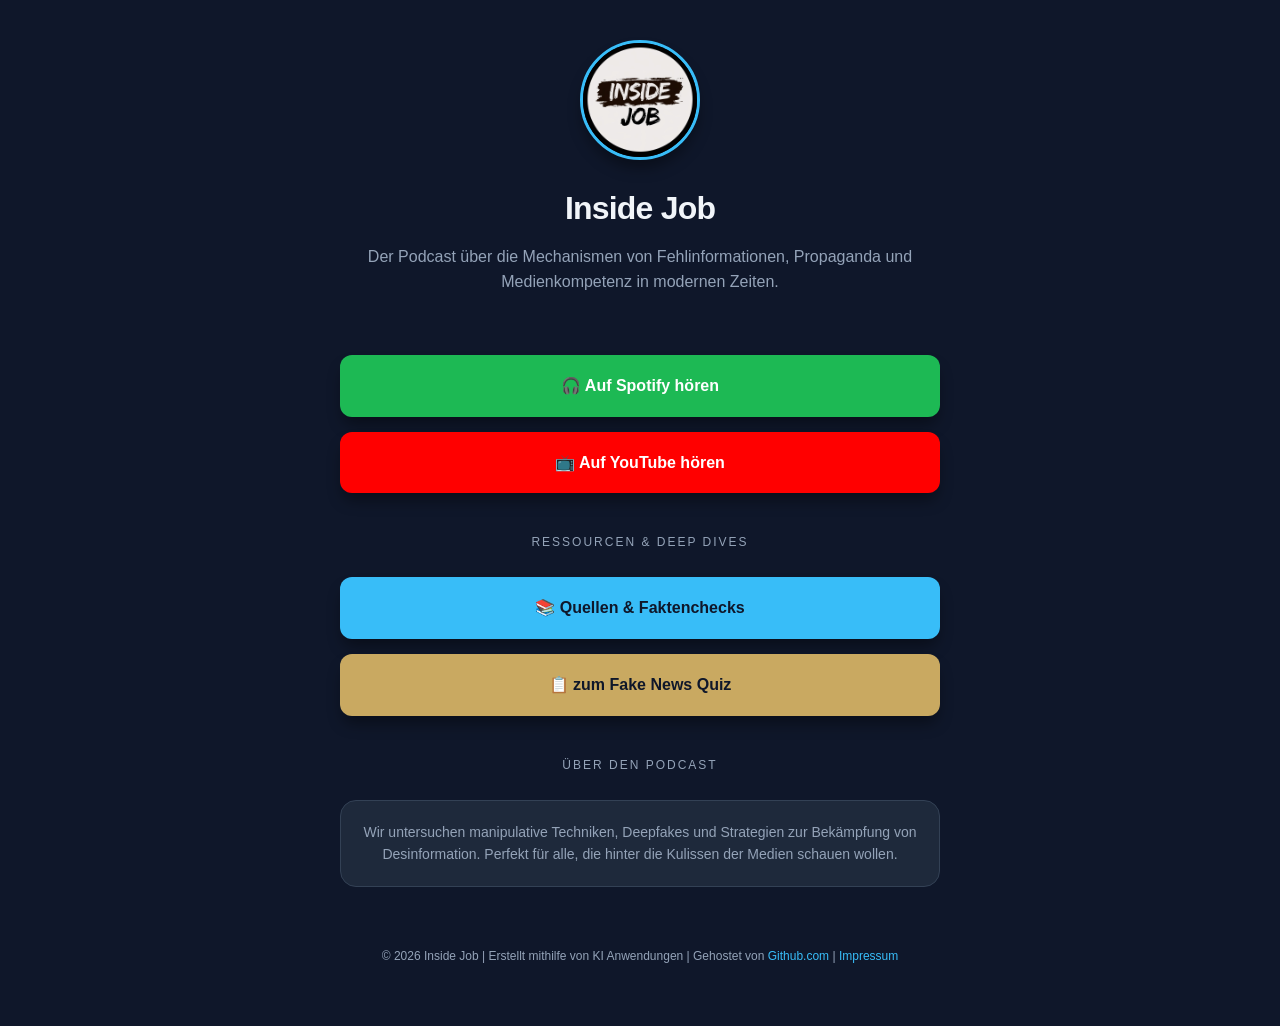
<file: index.html>
<!DOCTYPE html>
<html lang="de">
<head>
    <meta charset="UTF-8">
    <meta name="viewport" content="width=device-width, initial-scale=1.0">
    <title>Inside Job | Podcast über Fake News & Propaganda</title>
    <link rel="icon" type="image/jpeg" href="cover.jpg">
    <link rel="stylesheet" href="style.css">
</head>
<body>
    <div class="container">
        <header>
            <img src="cover.jpg" alt="Inside Job Logo" class="profile-img">
            <h1>Inside Job</h1>
            <p class="description">Der Podcast über die Mechanismen von Fehlinformationen, Propaganda und Medienkompetenz in modernen Zeiten.</p>
        </header>

        <section class="links">
            <a href="https://open.spotify.com/show/5VyZlefUk2lcMHM5j1WePc" class="link-btn spotify" target="_blank">🎧 Auf Spotify hören</a>
            <a href="https://youtube.com/@insidejobpdc" class="link-btn youtube" target="_blank">📺 Auf YouTube hören</a>
            
            <div class="divider">Ressourcen & Deep Dives</div>
            
            <a href="sources.html" class="link-btn sources">📚 Quellen & Faktenchecks</a>
            <a href="sample_quiz.html" class="link-btn quiz">📋 zum Fake News Quiz</a>
            
            <div class="divider">Über den Podcast</div>
            <div class="about-card">
                <p>Wir untersuchen manipulative Techniken, Deepfakes und Strategien zur Bekämpfung von Desinformation. Perfekt für alle, die hinter die Kulissen der Medien schauen wollen.</p>
            </div>
        </section>

        <footer>
            <p>&copy; 2026 Inside Job | Erstellt mithilfe von KI Anwendungen | Gehostet von <a href="https://github.com/">Github.com</a> | <a href="impressum.html">Impressum</a></p>
        </footer>
    </div>
</body>
</html>
</file>
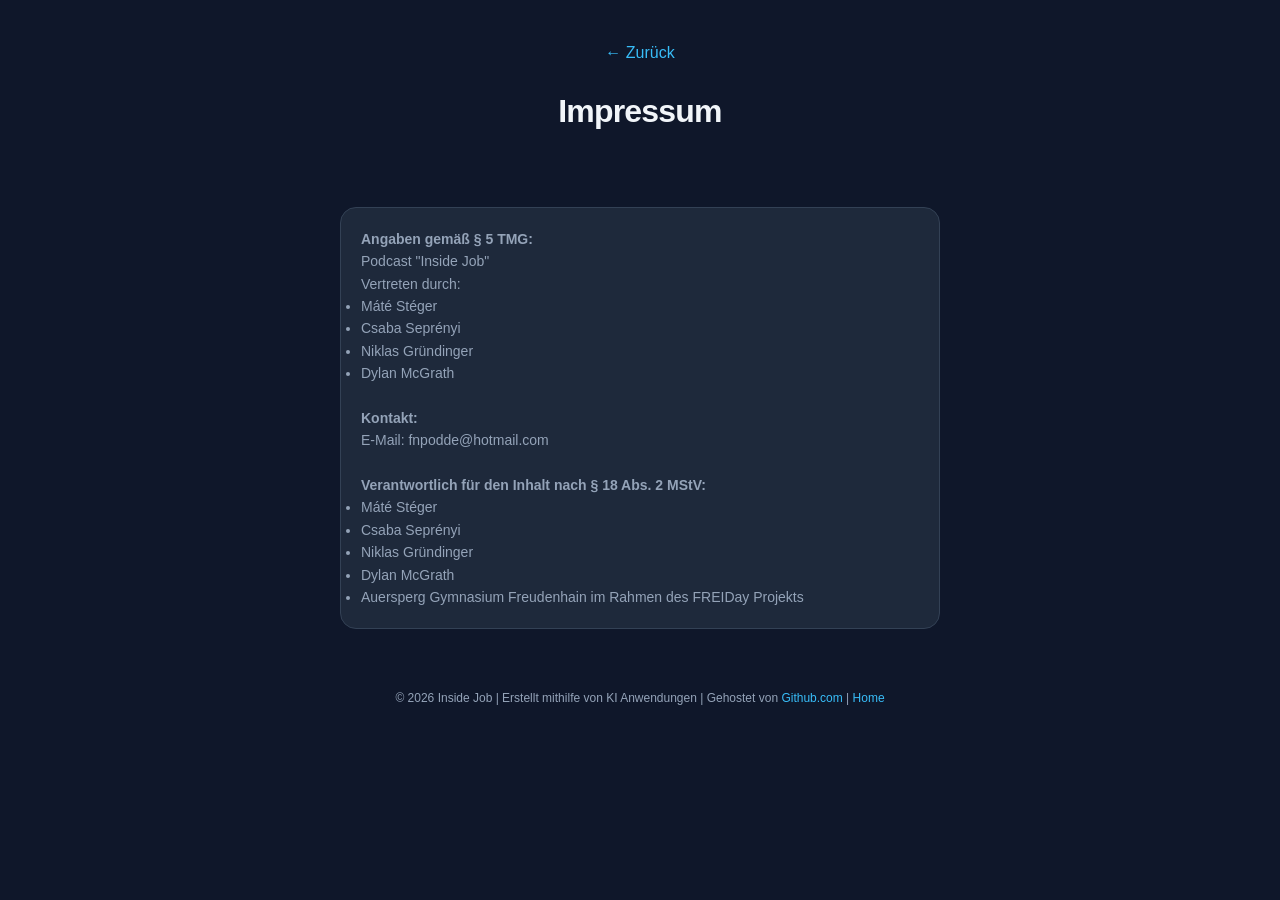
<file: impressum.html>
<!DOCTYPE html>
<html lang="de">
<head>
    <meta charset="UTF-8">
    <meta name="viewport" content="width=device-width, initial-scale=1.0">
    <title>Impressum | Inside Job</title>
    <link rel="icon" type="image/jpeg" href="cover.jpg">
    <link rel="stylesheet" href="style.css">
</head>
<body>
    <div class="container">
        <header>
            <a href="index.html" class="back-link">← Zurück</a>
            <h1>Impressum</h1>
        </header>

        <section class="about-card" style="text-align: left;">
            <p><strong>Angaben gemäß § 5 TMG:</strong></p>
            <p>Podcast "Inside Job"<br>
            Vertreten durch:</p>
            <ul>
                <li>Máté Stéger</li>
                <li>Csaba Seprényi</li>
                <li>Niklas Gründinger</li>
                <li>Dylan McGrath</li>
            </ul>
            
            <br>
            
            <p><strong>Kontakt:</strong></p>
            <p>E-Mail: fnpodde@hotmail.com</p>

            <br>
            <p><strong>Verantwortlich für den Inhalt nach § 18 Abs. 2 MStV:</strong></p>
            <ul>
                <li>Máté Stéger</li>
                <li>Csaba Seprényi</li>
                <li>Niklas Gründinger</li>
                <li>Dylan McGrath</li>
                <li>Auersperg Gymnasium Freudenhain im Rahmen des FREIDay Projekts</li>
            </ul>
        </section>

        <footer>
            <p>&copy; 2026 Inside Job | Erstellt mithilfe von KI Anwendungen | Gehostet von <a href="https://github.com/">Github.com</a> | <a href="index.html">Home</a></p>
        </footer>
    </div>
</body>
</html>
</file>
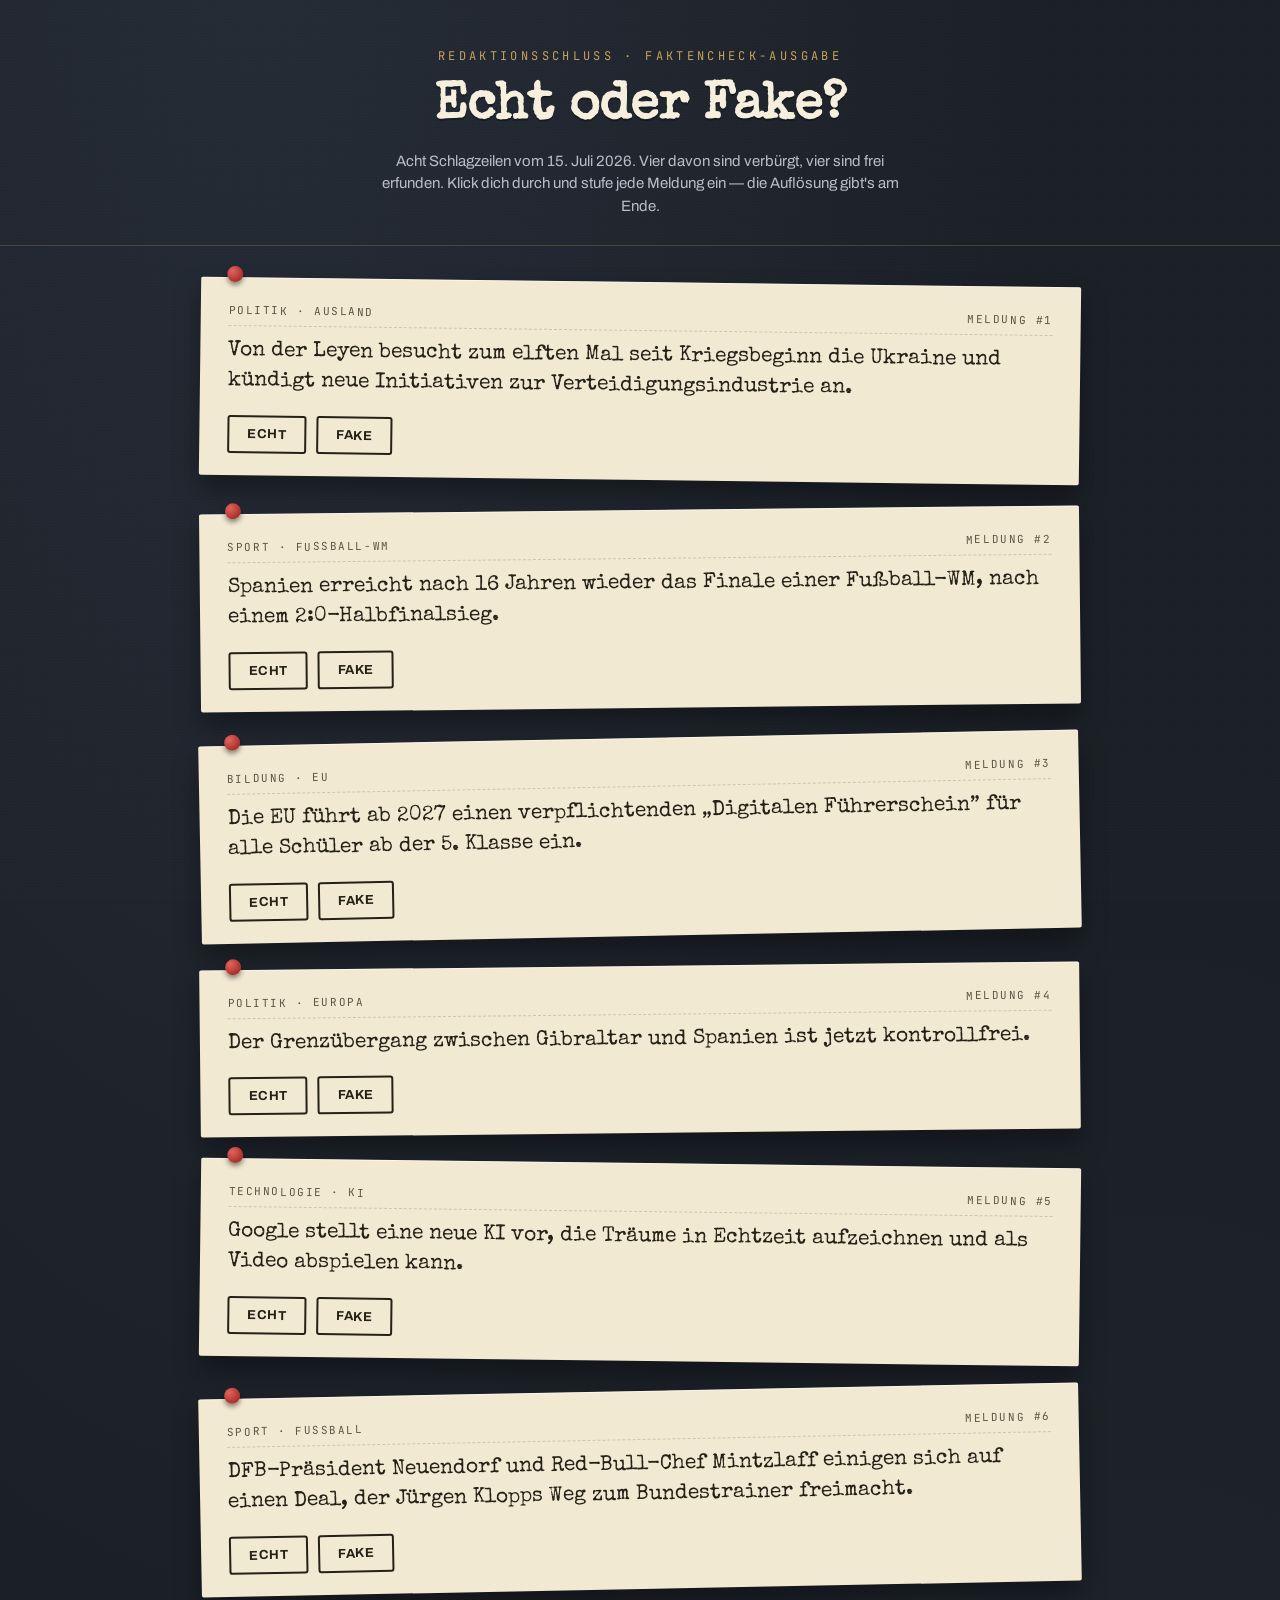
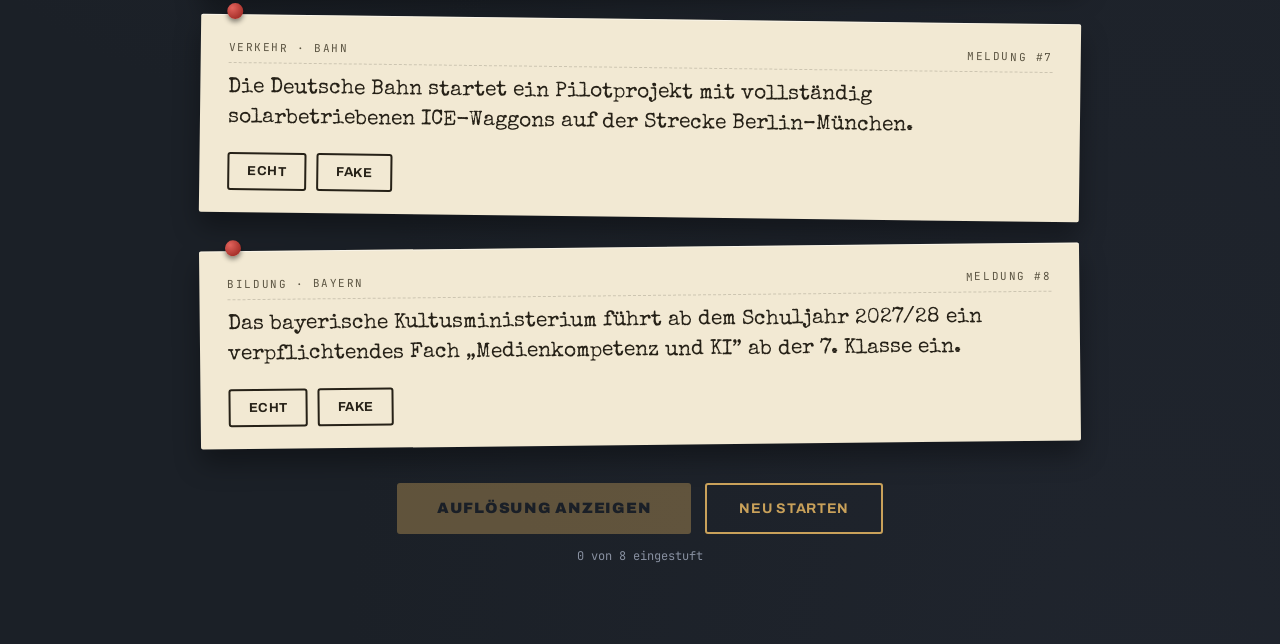
<file: sample_quiz.html>
<!DOCTYPE html>
<html lang="de">
<head>
<meta charset="UTF-8">
<meta name="viewport" content="width=device-width, initial-scale=1.0">
<title>Redaktionsschluss — Echt oder Fake?</title>
<link rel="preconnect" href="https://fonts.googleapis.com">
<link href="https://fonts.googleapis.com/css2?family=Special+Elite&family=Archivo:wght@400;600;700;900&family=JetBrains+Mono:wght@400;600&display=swap" rel="stylesheet">
<style>
  :root{
    --desk: #1b2027;
    --desk-2: #14171d;
    --paper: #f2e9d3;
    --paper-shadow: #d8caa4;
    --ink: #262117;
    --ink-soft: #5b5442;
    --stamp-red: #a8322c;
    --stamp-green: #3f7a52;
    --gold: #c9a15a;
    --line: rgba(38,33,23,0.18);
  }
  *{box-sizing:border-box;}
  html,body{margin:0;padding:0;}
  body{
    background:
      radial-gradient(ellipse at 20% -10%, #262c37 0%, transparent 55%),
      radial-gradient(ellipse at 90% 110%, #20252e 0%, transparent 50%),
      var(--desk);
    background-color:var(--desk);
    font-family:'Archivo', sans-serif;
    color:var(--paper);
    min-height:100vh;
    padding:0 0 80px;
    position:relative;
  }
  body::before{
    content:"";
    position:fixed; inset:0;
    background-image:
      repeating-linear-gradient(0deg, rgba(255,255,255,0.015) 0px, transparent 1px, transparent 3px),
      repeating-linear-gradient(90deg, rgba(255,255,255,0.015) 0px, transparent 1px, transparent 3px);
    pointer-events:none;
    z-index:0;
  }

  header{
    position:relative;
    z-index:1;
    padding:48px 20px 28px;
    text-align:center;
    border-bottom:1px solid rgba(201,161,90,0.25);
  }
  .eyebrow{
    font-family:'JetBrains Mono', monospace;
    font-size:12px;
    letter-spacing:0.28em;
    text-transform:uppercase;
    color:var(--gold);
    margin-bottom:14px;
  }
  h1{
    font-family:'Special Elite', cursive;
    font-size:clamp(28px, 5vw, 52px);
    margin:0 0 12px;
    line-height:1.15;
    color:#f6efdd;
    text-shadow:0 2px 0 rgba(0,0,0,0.3);
  }
  .sub{
    font-size:15px;
    color:#b9bfc9;
    max-width:520px;
    margin:0 auto;
    line-height:1.5;
  }

  .board{
    max-width:920px;
    margin:36px auto 0;
    padding:0 20px;
    position:relative;
    z-index:1;
    display:flex;
    flex-direction:column;
    gap:30px;
  }

  .card{
    position:relative;
    background:var(--paper);
    color:var(--ink);
    border-radius:2px;
    padding:26px 28px 22px;
    box-shadow:
      0 1px 0 rgba(255,255,255,0.5) inset,
      0 14px 26px rgba(0,0,0,0.35);
    transform:rotate(var(--r, -0.6deg));
    transition:transform .25s ease;
  }
  .card:nth-child(odd){ --r: 0.7deg; }
  .card:nth-child(3n){ --r: -1.1deg; }
  .card:hover{ transform:rotate(0deg) translateY(-2px); }

  .pin{
    position:absolute;
    top:-11px; left:26px;
    width:16px; height:16px;
    border-radius:50%;
    background:radial-gradient(circle at 32% 30%, #e2635c, var(--stamp-red) 70%);
    box-shadow:0 3px 5px rgba(0,0,0,0.45);
  }

  .card-meta{
    font-family:'JetBrains Mono', monospace;
    font-size:11px;
    letter-spacing:0.14em;
    text-transform:uppercase;
    color:var(--ink-soft);
    display:flex;
    justify-content:space-between;
    margin-bottom:10px;
    border-bottom:1px dashed var(--line);
    padding-bottom:8px;
  }

  .headline{
    font-family:'Special Elite', cursive;
    font-size:clamp(17px, 2.4vw, 21px);
    line-height:1.45;
    margin:0 0 18px;
  }

  .choices{
    display:flex;
    gap:10px;
    flex-wrap:wrap;
  }
  .choice-btn{
    font-family:'Archivo', sans-serif;
    font-weight:700;
    font-size:13px;
    letter-spacing:0.04em;
    text-transform:uppercase;
    padding:10px 18px;
    border-radius:3px;
    border:2px solid var(--ink);
    background:transparent;
    color:var(--ink);
    cursor:pointer;
    transition:all .15s ease;
  }
  .choice-btn:hover{ background:rgba(38,33,23,0.08); }
  .choice-btn.selected.echt{ background:var(--stamp-green); border-color:var(--stamp-green); color:#f2e9d3; }
  .choice-btn.selected.fake{ background:var(--stamp-red); border-color:var(--stamp-red); color:#f2e9d3; }

  .verdict{
    display:none;
    align-items:center;
    gap:14px;
    margin-top:16px;
    padding-top:14px;
    border-top:1px dashed var(--line);
  }
  .card.revealed .choices{ display:none; }
  .card.revealed .verdict{ display:flex; }

  .stamp{
    font-family:'Special Elite', cursive;
    font-size:15px;
    font-weight:700;
    letter-spacing:0.06em;
    text-transform:uppercase;
    padding:6px 14px;
    border:3px solid;
    border-radius:4px;
    transform:rotate(-6deg) scale(0);
    display:inline-block;
    white-space:nowrap;
    animation:stamp-in .35s ease-out forwards;
  }
  @keyframes stamp-in{
    0%{ transform:rotate(-6deg) scale(1.8); opacity:0; }
    60%{ transform:rotate(-6deg) scale(0.92); opacity:1; }
    100%{ transform:rotate(-6deg) scale(1); opacity:1; }
  }
  .stamp.echt{ color:var(--stamp-green); border-color:var(--stamp-green); }
  .stamp.fake{ color:var(--stamp-red); border-color:var(--stamp-red); }

  .verdict-text{
    font-size:13px;
    line-height:1.5;
    color:var(--ink-soft);
  }
  .verdict-text b{ color:var(--ink); }
  .correct-flag{
    font-family:'JetBrains Mono', monospace;
    font-size:11px;
    font-weight:600;
    padding:3px 8px;
    border-radius:2px;
    margin-left:8px;
  }
  .correct-flag.yes{ background:rgba(63,122,82,0.18); color:#2c5c3c; }
  .correct-flag.no{ background:rgba(168,50,44,0.18); color:#8c2a25; }

  .action-row{
    max-width:920px;
    margin:38px auto 0;
    padding:0 20px;
    display:flex;
    justify-content:center;
    gap:14px;
    flex-wrap:wrap;
    position:relative;
    z-index:1;
  }
  .reveal-btn{
    font-family:'Archivo', sans-serif;
    font-weight:900;
    font-size:15px;
    letter-spacing:0.05em;
    text-transform:uppercase;
    padding:16px 40px;
    border-radius:3px;
    border:none;
    background:var(--gold);
    color:#1b2027;
    cursor:pointer;
    box-shadow:0 10px 24px rgba(201,161,90,0.25);
    transition:transform .15s ease, box-shadow .15s ease;
  }
  .reveal-btn:disabled{
    opacity:0.4;
    cursor:not-allowed;
    box-shadow:none;
  }
  .reveal-btn:not(:disabled):hover{ transform:translateY(-2px); box-shadow:0 14px 30px rgba(201,161,90,0.35); }

  .reset-btn{
    font-family:'Archivo', sans-serif;
    font-weight:700;
    font-size:14px;
    letter-spacing:0.05em;
    text-transform:uppercase;
    padding:16px 32px;
    border-radius:3px;
    border:2px solid var(--gold);
    background:transparent;
    color:var(--gold);
    cursor:pointer;
    transition:all .15s ease;
  }
  .reset-btn:hover{ background:rgba(201,161,90,0.12); transform:translateY(-2px); }

  .score-panel{
    max-width:520px;
    margin:26px auto 0;
    padding:0 20px;
    text-align:center;
    position:relative;
    z-index:1;
    display:none;
  }
  .score-panel.show{ display:block; }
  .score-number{
    font-family:'Special Elite', cursive;
    font-size:52px;
    color:var(--gold);
  }
  .score-label{
    font-family:'JetBrains Mono', monospace;
    font-size:12px;
    letter-spacing:0.2em;
    text-transform:uppercase;
    color:#b9bfc9;
  }
  .progress{
    font-family:'JetBrains Mono', monospace;
    font-size:12px;
    color:#8890a0;
    text-align:center;
    margin-top:14px;
  }
</style>
</head>
<body>

<header>
  <div class="eyebrow">Redaktionsschluss · Faktencheck-Ausgabe</div>
  <h1>Echt oder Fake?</h1>
  <p class="sub">Acht Schlagzeilen vom 15. Juli 2026. Vier davon sind verbürgt, vier sind frei erfunden. Klick dich durch und stufe jede Meldung ein — die Auflösung gibt's am Ende.</p>
</header>

<div class="board" id="board"></div>

<div class="action-row">
  <button class="reveal-btn" id="revealBtn" disabled>Auflösung anzeigen</button>
  <button class="reset-btn" id="resetBtn">Neu starten</button>
</div>

<div class="progress" id="progress">0 von 6 eingestuft</div>

<div class="score-panel" id="scorePanel">
  <div class="score-number" id="scoreNumber">0/6</div>
  <div class="score-label">richtig erkannt</div>
</div>

<script>
const headlines = [
  {
    id: 1,
    meta: "Politik · Ausland",
    text: "Von der Leyen besucht zum elften Mal seit Kriegsbeginn die Ukraine und kündigt neue Initiativen zur Verteidigungsindustrie an.",
    real: true,
    explain: "EU-Kommissionspräsidentin von der Leyen war am 15.07.2026 tatsächlich zu ihrem elften Kiew-Besuch seit Kriegsbeginn vor Ort und sprach dort über eine engere Verzahnung der Verteidigungsindustrien."
  },
  {
    id: 2,
    meta: "Sport · Fußball-WM",
    text: "Spanien erreicht nach 16 Jahren wieder das Finale einer Fußball-WM, nach einem 2:0-Halbfinalsieg.",
    real: true,
    explain: "Der amtierende Europameister Spanien gewann sein Halbfinale bei der WM 2026 mit 2:0 und steht damit erstmals seit 16 Jahren wieder im WM-Finale."
  },
  {
    id: 3,
    meta: "Bildung · EU",
    text: "Die EU führt ab 2027 einen verpflichtenden „Digitalen Führerschein” für alle Schüler ab der 5. Klasse ein.",
    real: false,
    explain: "Frei erfunden. Es gibt aktuell keine derartige EU-weite Pflichtregelung für einen „Digitalen Führerschein” ab der 5. Klasse."
  },
  {
    id: 4,
    meta: "Politik · Europa",
    text: "Der Grenzübergang zwischen Gibraltar und Spanien ist jetzt kontrollfrei.",
    real: true,
    explain: "Im Zuge des Übergangs Gibraltars in enger Anbindung an Spanien fallen die Grenzkontrollen an diesem Übergang tatsächlich weg."
  },
  {
    id: 5,
    meta: "Technologie · KI",
    text: "Google stellt eine neue KI vor, die Träume in Echtzeit aufzeichnen und als Video abspielen kann.",
    real: false,
    explain: "Frei erfunden. Es existiert keine Technologie, die Träume in Echtzeit auslesen und als Video darstellen kann — das ist mit heutiger Neurotechnik nicht möglich."
  },
  {
    id: 6,
    meta: "Sport · Fußball",
    text: "DFB-Präsident Neuendorf und Red-Bull-Chef Mintzlaff einigen sich auf einen Deal, der Jürgen Klopps Weg zum Bundestrainer freimacht.",
    real: true,
    explain: "Laut Berichten haben sich DFB-Präsident Neuendorf und Red-Bull-Chef Mintzlaff auf eine Kompensationslösung geeinigt, die Klopps vorzeitigen Ausstieg bei Red Bull und den Wechsel zum DFB ermöglicht."
  },
  {
    id: 7,
    meta: "Verkehr · Bahn",
    text: "Die Deutsche Bahn startet ein Pilotprojekt mit vollständig solarbetriebenen ICE-Waggons auf der Strecke Berlin–München.",
    real: false,
    explain: "Frei erfunden. Es gibt kein Pilotprojekt der Deutschen Bahn mit vollständig solarbetriebenen ICE-Waggons — mit heutiger Solartechnik ließe sich ein Zug dieser Größe ohnehin nicht allein über Dachpaneele antreiben."
  },
  {
    id: 8,
    meta: "Bildung · Bayern",
    text: "Das bayerische Kultusministerium führt ab dem Schuljahr 2027/28 ein verpflichtendes Fach „Medienkompetenz und KI” ab der 7. Klasse ein.",
    real: false,
    explain: "Frei erfunden. Eine solche verpflichtende Fächereinführung wurde vom bayerischen Kultusministerium bislang nicht angekündigt."
  }
];

const state = {};

const board = document.getElementById('board');
const revealBtn = document.getElementById('revealBtn');
const resetBtn = document.getElementById('resetBtn');
const progressEl = document.getElementById('progress');
const scorePanel = document.getElementById('scorePanel');
const scoreNumber = document.getElementById('scoreNumber');

function renderCards(){
  headlines.forEach(h => {
    const card = document.createElement('div');
    card.className = 'card';
    card.id = 'card-' + h.id;
    card.innerHTML = `
      <div class="pin"></div>
      <div class="card-meta"><span>${h.meta}</span><span>Meldung #${h.id}</span></div>
      <p class="headline">${h.text}</p>
      <div class="choices">
        <button class="choice-btn" data-val="true">Echt</button>
        <button class="choice-btn" data-val="false">Fake</button>
      </div>
      <div class="verdict"></div>
    `;
    board.appendChild(card);

    const buttons = card.querySelectorAll('.choice-btn');
    buttons.forEach(btn => {
      btn.addEventListener('click', () => {
        const val = btn.dataset.val === 'true';
        state[h.id] = val;
        buttons.forEach(b => b.classList.remove('selected','echt','fake'));
        btn.classList.add('selected', val ? 'echt' : 'fake');
        updateProgress();
      });
    });
  });
}

function updateProgress(){
  const answered = Object.keys(state).length;
  progressEl.textContent = `${answered} von ${headlines.length} eingestuft`;
  revealBtn.disabled = answered < headlines.length;
}

revealBtn.addEventListener('click', () => {
  let score = 0;
  headlines.forEach(h => {
    const card = document.getElementById('card-' + h.id);
    const userSaidReal = state[h.id];
    const correct = userSaidReal === h.real;
    if(correct) score++;

    const verdict = card.querySelector('.verdict');
    verdict.innerHTML = `
      <span class="stamp ${h.real ? 'echt' : 'fake'}">${h.real ? 'Verbürgt' : 'Fake'}</span>
      <span class="verdict-text">
        ${h.explain}
        <span class="correct-flag ${correct ? 'yes' : 'no'}">${correct ? 'von dir richtig erkannt' : 'von dir falsch eingestuft'}</span>
      </span>
    `;
    card.classList.add('revealed');
  });

  scoreNumber.textContent = `${score}/${headlines.length}`;
  scorePanel.classList.add('show');
  revealBtn.disabled = true;
  revealBtn.textContent = 'Ausgewertet';
  progressEl.textContent = '';
  scorePanel.scrollIntoView({ behavior: 'smooth', block: 'center' });
});

resetBtn.addEventListener('click', () => {
  Object.keys(state).forEach(key => delete state[key]);
  board.innerHTML = '';
  renderCards();
  updateProgress();
  scorePanel.classList.remove('show');
  revealBtn.textContent = 'Auflösung anzeigen';
  revealBtn.disabled = true;
});

renderCards();
updateProgress();
</script>

</body>
</html>
</file>
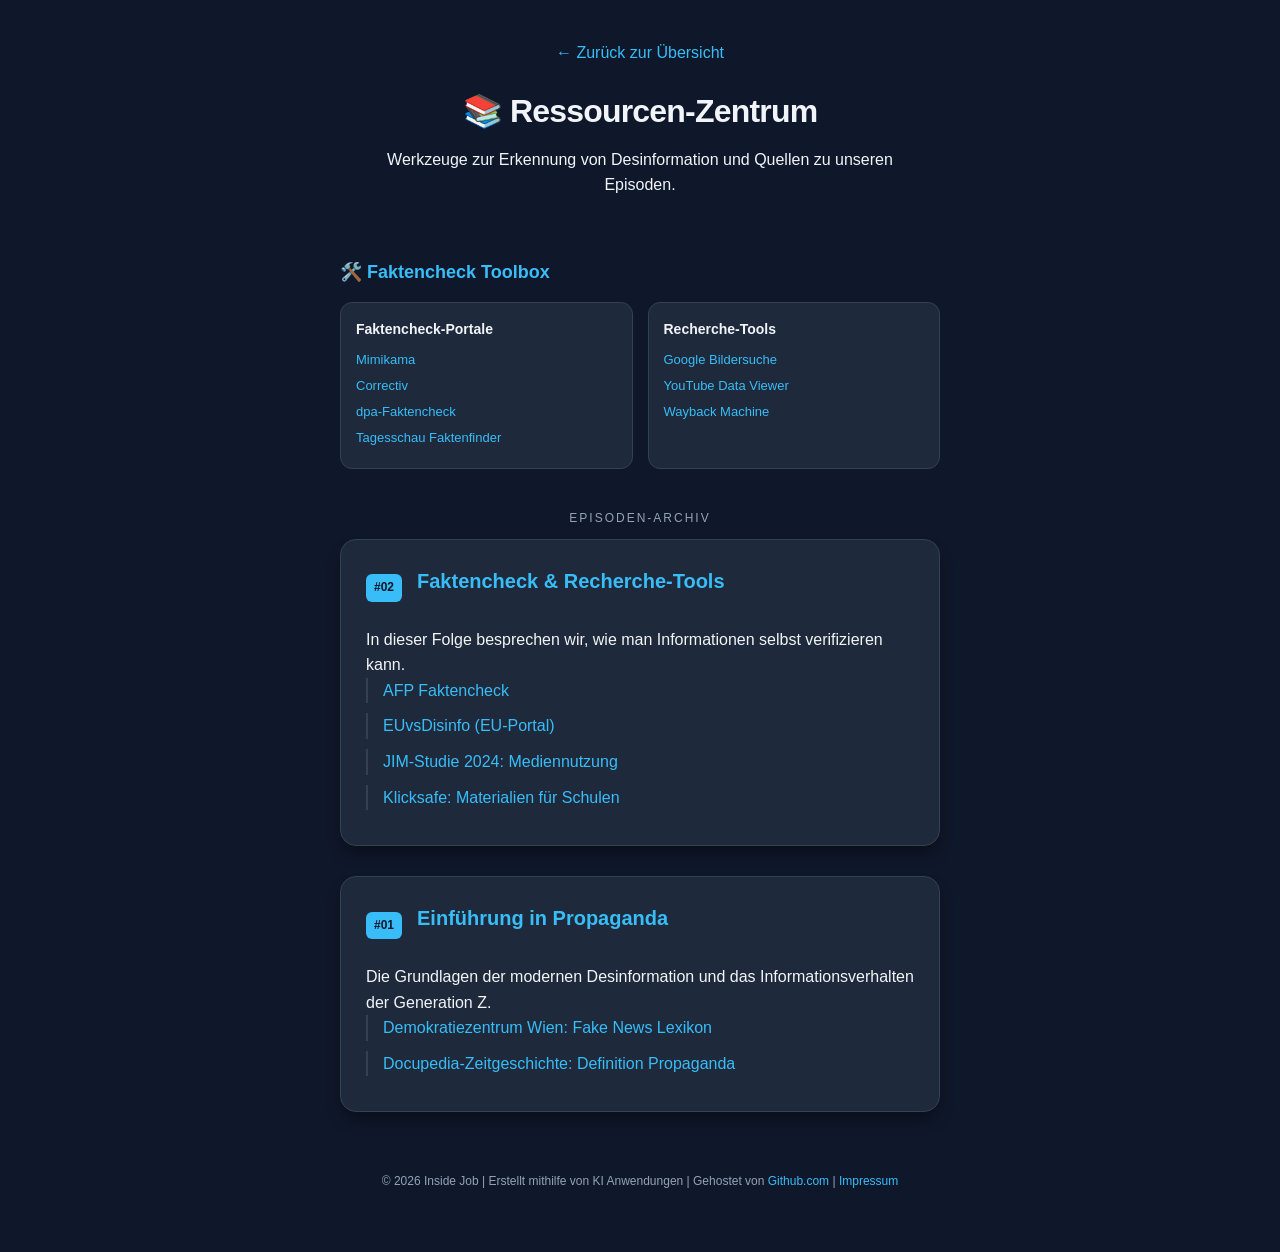
<file: sources.html>
<!DOCTYPE html>
<html lang="de">
<head>
    <meta charset="UTF-8">
    <meta name="viewport" content="width=device-width, initial-scale=1.0">
    <title>Quellen & Toolbox | Inside Job</title>
    <link rel="icon" type="image/jpeg" href="cover.jpg">
    <link rel="stylesheet" href="style.css">
</head>
<body>
    <div class="container">
        <header>
            <a href="index.html" class="back-link">← Zurück zur Übersicht</a>
            <h1>📚 Ressourcen-Zentrum</h1>
            <p>Werkzeuge zur Erkennung von Desinformation und Quellen zu unseren Episoden.</p>
        </header>

        <!-- Toolbox: Immer verfügbare Tools -->
        <section class="toolbox">
            <div class="section-title">🛠️ Faktencheck Toolbox</div>
            <div class="toolbox-grid">
                <div class="tool-card">
                    <h3>Faktencheck-Portale</h3>
                    <ul>
                        <li><a href="https://www.mimikama.org" target="_blank">Mimikama</a></li>
                        <li><a href="https://correctiv.org/faktencheck/" target="_blank">Correctiv</a></li>
                        <li><a href="https://www.dpa.com/de/faktencheck/" target="_blank">dpa-Faktencheck</a></li>
                        <li><a href="https://www.tagesschau.de/faktenfinder/" target="_blank">Tagesschau Faktenfinder</a></li>
                    </ul>
                </div>
                <div class="tool-card">
                    <h3>Recherche-Tools</h3>
                    <ul>
                        <li><a href="https://images.google.com" target="_blank">Google Bildersuche</a></li>
                        <li><a href="https://ytlarge.com/de/data-viewer" target="_blank">YouTube Data Viewer</a></li>
                        <li><a href="https://archive.org/web/" target="_blank">Wayback Machine</a></li>
                    </ul>
                </div>
            </div>
        </section>

        <div class="divider">Episoden-Archiv</div>

        <section class="sources-list">
            <!-- Episode 2 -->
            <article class="episode-source">
                <div class="ep-header">
                    <span class="ep-number">#02</span>
                    <h2>Faktencheck & Recherche-Tools</h2>
                </div>
                <div class="source-content">
                    <p>In dieser Folge besprechen wir, wie man Informationen selbst verifizieren kann.</p>
                    <ul>
                        <li><a href="https://factcheck.afp.com/" target="_blank">AFP Faktencheck</a></li>
                        <li><a href="https://euvsdisinfo.eu/" target="_blank">EUvsDisinfo (EU-Portal)</a></li>
                        <li><a href="https://www.mpfs.de/studien/jim-studie/2024/" target="_blank">JIM-Studie 2024: Mediennutzung</a></li>
                        <li><a href="https://www.klicksafe.de" target="_blank">Klicksafe: Materialien für Schulen</a></li>
                    </ul>
                </div>
            </article>

            <!-- Episode 1 -->
            <article class="episode-source">
                <div class="ep-header">
                    <span class="ep-number">#01</span>
                    <h2>Einführung in Propaganda</h2>
                </div>
                <div class="source-content">
                    <p>Die Grundlagen der modernen Desinformation und das Informationsverhalten der Generation Z.</p>
                    <ul>
                        <li><a href="https://www.demokratiezentrum.org/ressourcen/lexikon/fake-news" target="_blank">Demokratiezentrum Wien: Fake News Lexikon</a></li>
                        <li><a href="https://docupedia.de/zg/Propaganda" target="_blank">Docupedia-Zeitgeschichte: Definition Propaganda</a></li>
                    </ul>
                </div>
            </article>
        </section>

        <footer>
            <p>&copy; 2026 Inside Job | Erstellt mithilfe von KI Anwendungen | Gehostet von <a href="https://github.com/">Github.com</a> | <a href="impressum.html">Impressum</a></p>
        </footer>
    </div>
</body>
</html>
</file>
<file: style.css>
:root {
    --bg-color: #0f172a; /* Dunkles Blau-Grau für einen "Investigative" Look */
    --card-bg: #1e293b;
    --text-color: #f1f5f9;
    --text-muted: #94a3b8;
    --primary-color: #38bdf8;
    --spotify: #1DB954;
    --youtube: #FF0000;
    --sources: #64748b;
    --quiz: #c9a961;
    --shadow: 0 10px 15px -3px rgba(0, 0, 0, 0.4);
}

* {
    box-sizing: border-box;
    margin: 0;
    padding: 0;
}

body {
    font-family: 'Inter', -apple-system, sans-serif;
    background-color: var(--bg-color);
    color: var(--text-color);
    line-height: 1.6;
    display: flex;
    justify-content: center;
    padding: 20px;
}

.container {
    width: 100%;
    max-width: 600px;
}

header {
    text-align: center;
    margin-bottom: 40px;
    padding: 20px;
}

.profile-img {
    width: 120px;
    height: 120px;
    border-radius: 50%;
    object-fit: cover;
    margin-bottom: 15px;
    border: 3px solid var(--primary-color);
    box-shadow: var(--shadow);
}

h1 {
    font-size: 32px;
    font-weight: 800;
    margin-bottom: 10px;
    letter-spacing: -0.025em;
}

.description {
    color: var(--text-muted);
    font-size: 16px;
}

.links {
    display: flex;
    flex-direction: column;
    gap: 15px;
}

.link-btn {
    display: flex;
    align-items: center;
    justify-content: center;
    padding: 18px;
    text-decoration: none;
    color: white;
    font-weight: 600;
    border-radius: 12px;
    transition: all 0.2s ease;
    box-shadow: var(--shadow);
}

.link-btn:hover {
    transform: scale(1.02);
    filter: brightness(1.1);
}

.spotify { background-color: var(--spotify); }
.youtube { background-color: var(--youtube); }
.sources { background-color: var(--primary-color); color: #0f172a; }
.quiz { background-color: var(--quiz); color: #0f172a; }

.divider {
    text-align: center;
    margin: 25px 0 10px;
    font-size: 12px;
    color: var(--text-muted);
    text-transform: uppercase;
    letter-spacing: 2px;
}

.about-card {
    background: var(--card-bg);
    padding: 20px;
    border-radius: 16px;
    font-size: 14px;
    color: var(--text-muted);
    text-align: center;
    border: 1px solid #334155;
}

/* Toolbox & Sources Enhanced */
.section-title {
    text-align: left;
    font-size: 18px;
    font-weight: 700;
    margin-bottom: 15px;
    color: var(--primary-color);
}

.toolbox-grid {
    display: grid;
    grid-template-columns: 1fr 1fr;
    gap: 15px;
    margin-bottom: 40px;
}

.tool-card {
    background: var(--card-bg);
    padding: 15px;
    border-radius: 12px;
    text-align: left;
    border: 1px solid #334155;
}

.tool-card h3 {
    font-size: 14px;
    margin-bottom: 10px;
    color: var(--text-color);
}

.tool-card ul {
    list-style: none;
    font-size: 13px;
}

.tool-card li {
    margin-bottom: 5px;
}

.ep-header {
    display: flex;
    align-items: center;
    gap: 15px;
    margin-bottom: 15px;
}

.ep-number {
    background: var(--primary-color);
    color: #0f172a;
    font-weight: 800;
    padding: 4px 8px;
    border-radius: 6px;
    font-size: 12px;
}

.muted {
    font-size: 12px;
    color: var(--text-muted);
}

@media (max-width: 480px) {
    .toolbox-grid {
        grid-template-columns: 1fr;
    }
}

/* Sources Page */
.back-link {
    display: inline-block;
    margin-bottom: 20px;
    color: var(--primary-color);
    text-decoration: none;
    font-weight: 500;
}

.sources-list {
    display: flex;
    flex-direction: column;
    gap: 30px;
}

.episode-source {
    background: var(--card-bg);
    padding: 25px;
    border-radius: 16px;
    border: 1px solid #334155;
    box-shadow: var(--shadow);
}

.episode-source h2 {
    font-size: 20px;
    margin-bottom: 15px;
    color: var(--primary-color);
}

.source-group {
    margin-bottom: 20px;
}

.source-group h3 {
    font-size: 14px;
    color: var(--text-muted);
    margin-bottom: 10px;
    text-transform: uppercase;
}

.episode-source ul {
    list-style: none;
}

.episode-source li {
    margin-bottom: 10px;
    padding-left: 15px;
    border-left: 2px solid #334155;
}

.episode-source a {
    color: var(--primary-color);
    text-decoration: none;
    font-weight: 500;
    transition: all 0.2s;
}

.episode-source a:hover {
    color: #7dd3fc; /* Etwas helleres Blau beim Hover */
    text-decoration: underline;
}

.tool-card a {
    color: var(--primary-color);
    text-decoration: none;
    font-weight: 500;
}

.tool-card a:hover {
    color: #7dd3fc;
    text-decoration: underline;
}

footer {
    text-align: center;
    margin-top: 60px;
    padding-bottom: 40px;
    font-size: 12px;
    color: var(--text-muted);
}

footer a {
    color: var(--primary-color);
    text-decoration: none;
}

@media (max-width: 480px) {
    h1 { font-size: 28px; }
}
</file>
